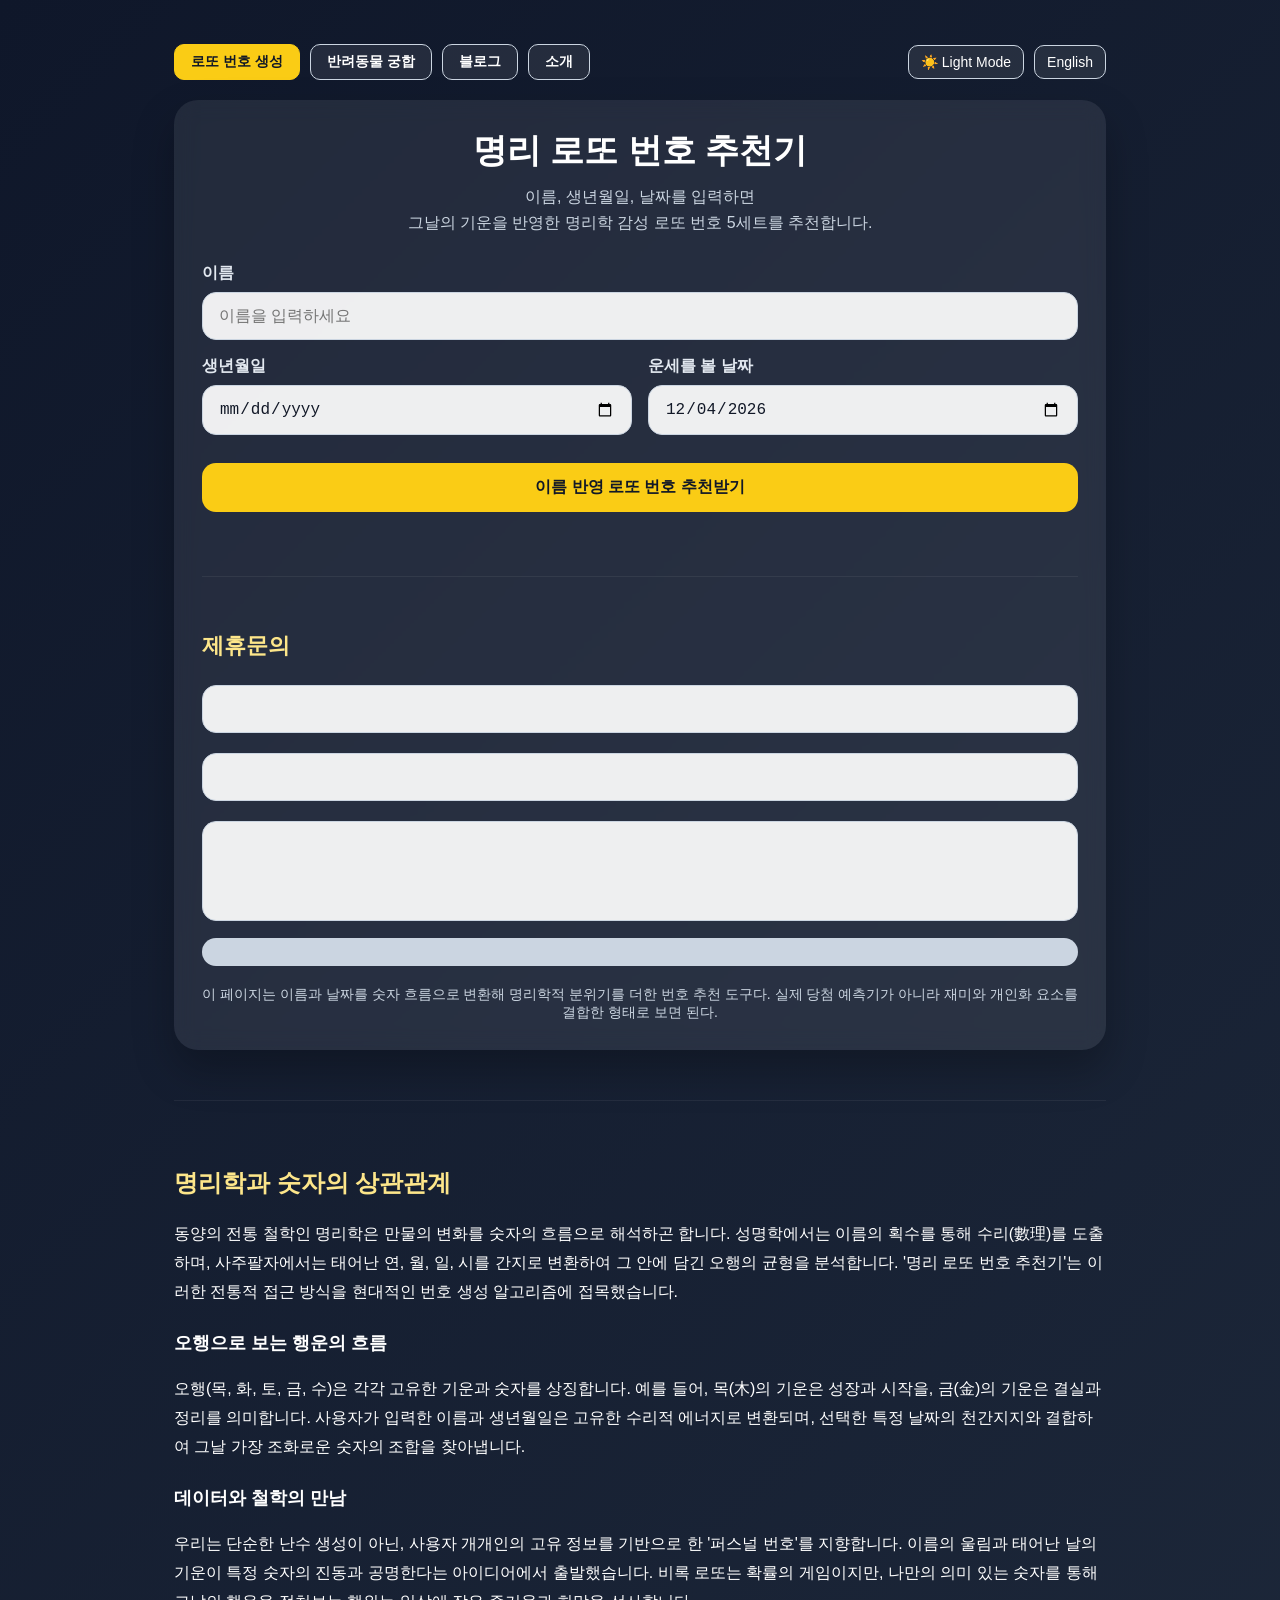
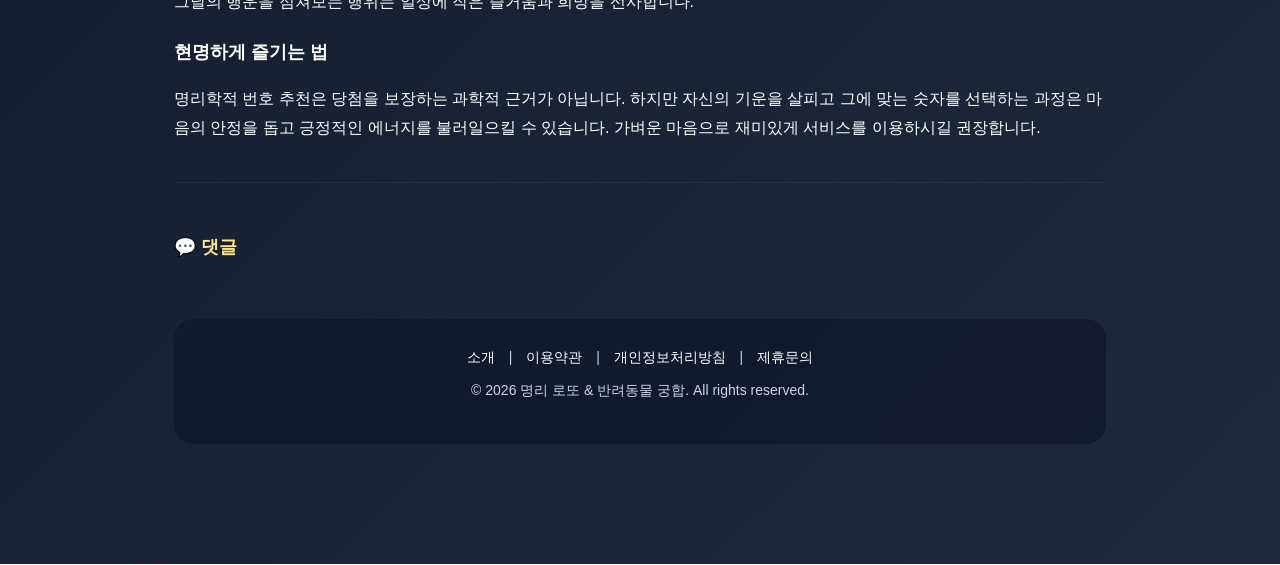
<file: index.html>
<!DOCTYPE html>
<html lang="ko">
<head>
  <meta charset="UTF-8" />
  <meta name="viewport" content="width=device-width, initial-scale=1.0" />
  <meta name="google-adsense-account" content="ca-pub-5355669932210627">
  <meta name="description" id="meta-desc" content="이름, 생년월일, 날짜를 입력하면 그날의 기운을 반영한 명리학 감성 로또 번호를 추천해드립니다.">
  <meta name="keywords" id="meta-keywords" content="로또 번호 추천, 명리학, 사주 로또, 오늘 운세, 행운의 숫자, 파워볼">
  <script async src="https://pagead2.googlesyndication.com/pagead/js/adsbygoogle.js?client=ca-pub-5355669932210627" crossorigin="anonymous"></script>
  <title id="title-tag">명리 로또 번호 추천기</title>
  <link rel="stylesheet" href="style.css" />
  <link rel="icon" type="image/svg+xml" href="favicon.svg" />
  <link rel="canonical" href="https://issuelee0156-design.github.io/pet-chemistry/" />
  <link rel="alternate" hreflang="ko" href="https://issuelee0156-design.github.io/pet-chemistry/" />
  <link rel="alternate" hreflang="en" href="https://issuelee0156-design.github.io/pet-chemistry/" />
  <link rel="alternate" hreflang="x-default" href="https://issuelee0156-design.github.io/pet-chemistry/" />
  <!-- Open Graph / Kakao -->
  <meta property="og:type" content="website" />
  <meta property="og:url" content="https://issuelee0156-design.github.io/pet-chemistry/" />
  <meta property="og:title" content="명리 로또 번호 추천기 — 오행으로 찾는 행운의 숫자" />
  <meta property="og:description" content="이름·생년월일·날짜 입력 한 번으로 명리학 오행 기운에 맞는 로또 번호 5세트를 무료로 추천받으세요." />
  <meta property="og:image" content="https://issuelee0156-design.github.io/pet-chemistry/og-image.png" />
  <meta property="og:image:width" content="1200" />
  <meta property="og:image:height" content="630" />
  <meta property="og:image:alt" content="명리 로또 번호 추천기 — 오행 기반 행운의 숫자" />
  <meta property="og:site_name" content="명리 로또 & 반려동물 궁합" />
  <meta property="og:locale" content="ko_KR" />
  <meta property="og:locale:alternate" content="en_US" />
  <!-- Twitter Card -->
  <meta name="twitter:card" content="summary_large_image" />
  <meta name="twitter:title" content="명리 로또 번호 추천기 — 오행으로 찾는 행운의 숫자" />
  <meta name="twitter:description" content="이름·생년월일·날짜 입력으로 명리학 오행 기운에 맞는 로또 번호 5세트를 무료 추천." />
  <meta name="twitter:image" content="https://issuelee0156-design.github.io/pet-chemistry/og-image.png" />
  <!-- 검색엔진 추가 -->
  <meta name="robots" content="index, follow, max-snippet:-1, max-image-preview:large, max-video-preview:-1" />
  <meta name="author" content="명리 로또 & 반려동물 궁합" />
  <meta name="naver-site-verification" content="<!-- 네이버 서치어드바이저에서 발급받은 코드로 교체 -->" />
  <!-- JSON-LD: WebSite + Organization -->
  <script type="application/ld+json">
  {
    "@context": "https://schema.org",
    "@graph": [
      {
        "@type": "WebSite",
        "@id": "https://issuelee0156-design.github.io/pet-chemistry/#website",
        "name": "명리 로또 & 반려동물 궁합",
        "url": "https://issuelee0156-design.github.io/pet-chemistry/",
        "description": "명리학 오행 기반 로또 번호 추천 및 반려동물 궁합 테스트 무료 서비스",
        "inLanguage": ["ko", "en"],
        "publisher": { "@id": "https://issuelee0156-design.github.io/pet-chemistry/#organization" }
      },
      {
        "@type": "Organization",
        "@id": "https://issuelee0156-design.github.io/pet-chemistry/#organization",
        "name": "명리 로또 & 반려동물 궁합",
        "url": "https://issuelee0156-design.github.io/pet-chemistry/",
        "logo": {
          "@type": "ImageObject",
          "url": "https://issuelee0156-design.github.io/pet-chemistry/favicon.svg",
          "width": 100,
          "height": 100
        },
        "contactPoint": {
          "@type": "ContactPoint",
          "contactType": "customer support",
          "email": "issuelee0156@gmail.com"
        }
      },
      {
        "@type": "WebApplication",
        "@id": "https://issuelee0156-design.github.io/pet-chemistry/#lotto-app",
        "name": "명리 로또 번호 추천기",
        "url": "https://issuelee0156-design.github.io/pet-chemistry/",
        "applicationCategory": "EntertainmentApplication",
        "operatingSystem": "All",
        "description": "이름·생년월일·날짜를 입력하면 명리학 오행 원리로 로또 번호 5세트를 추천해주는 무료 서비스",
        "inLanguage": ["ko", "en"],
        "offers": { "@type": "Offer", "price": "0", "priceCurrency": "KRW" },
        "publisher": { "@id": "https://issuelee0156-design.github.io/pet-chemistry/#organization" }
      },
      {
        "@type": "FAQPage",
        "@id": "https://issuelee0156-design.github.io/pet-chemistry/#faq",
        "mainEntity": [
          {
            "@type": "Question",
            "name": "명리 로또 번호 추천기는 어떻게 사용하나요?",
            "acceptedAnswer": {
              "@type": "Answer",
              "text": "이름, 생년월일, 운세를 볼 날짜를 입력하고 '번호 추천받기' 버튼을 누르면 명리학 오행 원리에 따라 그날 기운에 맞는 로또 번호 5세트가 즉시 생성됩니다. 완전 무료입니다."
            }
          },
          {
            "@type": "Question",
            "name": "명리학이란 무엇인가요?",
            "acceptedAnswer": {
              "@type": "Answer",
              "text": "명리학(命理學)은 사람의 생년월일시를 오행(목·화·토·금·수)으로 분석하여 기운의 흐름을 읽는 동양 전통 철학입니다. 수천 년의 역사를 가진 학문으로, 사주팔자와 성명학의 이론적 기반입니다."
            }
          },
          {
            "@type": "Question",
            "name": "날짜를 바꾸면 번호가 달라지나요?",
            "acceptedAnswer": {
              "@type": "Answer",
              "text": "네, 날짜마다 천간지지(天干地支)가 달라져 오행 기운이 변하므로 추천 번호도 달라집니다. 이름과 생년월일이 같아도 날짜를 바꾸면 새로운 번호 세트가 생성됩니다."
            }
          },
          {
            "@type": "Question",
            "name": "반려동물 궁합 테스트는 어떻게 작동하나요?",
            "acceptedAnswer": {
              "@type": "Answer",
              "text": "반려동물 궁합 메뉴에서 나와 반려동물의 사진을 각각 업로드하면 AI가 오행 에너지를 분석하여 오늘 하루의 교감 지수를 퍼센트로 보여드립니다."
            }
          },
          {
            "@type": "Question",
            "name": "로또 당첨을 보장하나요?",
            "acceptedAnswer": {
              "@type": "Answer",
              "text": "아닙니다. 과학적 당첨 보장이 아닌, 전통 명리학 철학을 재미있게 경험하는 엔터테인먼트 서비스입니다. 가벼운 마음으로 즐겨주세요."
            }
          },
          {
            "@type": "Question",
            "name": "이 서비스는 무료인가요?",
            "acceptedAnswer": {
              "@type": "Answer",
              "text": "네, 로또 번호 추천과 반려동물 궁합 테스트 모두 완전 무료로 이용하실 수 있습니다."
            }
          }
        ]
      },
      {
        "@type": "BreadcrumbList",
        "itemListElement": [
          { "@type": "ListItem", "position": 1, "name": "홈", "item": "https://issuelee0156-design.github.io/pet-chemistry/" }
        ]
      }
    ]
  }
  </script>
  <style>
    .grid {
      display: grid;
      grid-template-columns: repeat(2, 1fr);
      gap: 16px;
      margin-bottom: 18px;
    }
    .field {
      display: flex;
      flex-direction: column;
      gap: 8px;
    }
    .field.full {
      grid-column: 1 / -1;
    }
    label {
      font-weight: bold;
      color: var(--label-color);
    }
    input, .main-btn {
      border: none;
      border-radius: 14px;
      padding: 14px 16px;
      font-size: 16px;
    }
    input {
      background: var(--input-bg);
      color: var(--input-text);
      border: 1px solid #cbd5e1;
    }
    .main-btn {
      width: 100%;
      margin-top: 10px;
      background: var(--btn-bg);
      color: var(--btn-text);
      font-weight: bold;
      cursor: pointer;
      transition: transform 0.15s ease;
    }
    .main-btn:hover {
      transform: translateY(-2px);
    }
    .analysis {
      margin-top: 24px;
      background: var(--analysis-bg);
      border-radius: 18px;
      padding: 18px;
      line-height: 1.7;
      color: var(--text-main);
    }
    .result-area {
      margin-top: 24px;
      display: grid;
      gap: 18px;
    }
    .set-card {
      background: var(--card-bg);
      padding: 20px;
      border-radius: 20px;
      box-shadow: 0 4px 10px rgba(0,0,0,0.1);
    }
    .set-title {
      font-weight: bold;
      margin-bottom: 12px;
      color: var(--set-title-color);
    }
    .numbers {
      display: flex;
      flex-wrap: wrap;
      gap: 8px;
      align-items: center;
    }
    .ball {
      width: 40px;
      height: 40px;
      border-radius: 50%;
      display: flex;
      align-items: center;
      justify-content: center;
      font-weight: bold;
      color: #fff;
      font-size: 16px;
      text-shadow: 0 1px 2px rgba(0,0,0,0.3);
    }
    .ball.color1 { background: #facc15; color: #111827; }
    .ball.color2 { background: #3b82f6; }
    .ball.color3 { background: #ef4444; }
    .ball.color4 { background: #6b7280; }
    .ball.color5 { background: #22c55e; }
    .ball.bonus { border: 3px solid #fff; }
    .plus { font-weight: bold; font-size: 20px; color: var(--text-sub); }
  </style>
</head>
<body data-theme="dark">
  <div class="wrap">
    <div class="controls">
      <div class="nav-menu">
        <a href="index.html" class="nav-btn active" id="nav-lotto">로또 번호 생성</a>
        <a href="pet-test.html" class="nav-btn" id="nav-pet">반려동물 궁합</a>
        <a href="blog.html" class="nav-btn" id="nav-blog">블로그</a>
        <a href="about.html" class="nav-btn" id="nav-about">소개</a>
      </div>
      <div class="settings-group">
        <button class="control-btn" id="theme-toggle" onclick="toggleTheme()">☀️ Light Mode</button>
        <button class="control-btn" id="lang-toggle" onclick="toggleLanguage()">English</button>
      </div>
    </div>

    <div class="card">
      <h1 id="title">명리 로또 번호 추천기</h1>
      <div class="sub" id="subtitle">이름, 생년월일, 날짜를 입력하면<br>그날의 기운을 반영한 명리학 감성 로또 번호 5세트를 추천합니다.</div>

      <div class="grid">
        <div class="field full">
          <label for="username" id="label-name">이름</label>
          <input type="text" id="username" placeholder="이름을 입력하세요" />
        </div>

        <div class="field">
          <label for="birthdate" id="label-birth">생년월일</label>
          <input type="date" id="birthdate" />
        </div>

        <div class="field">
          <label for="targetDate" id="label-date">운세를 볼 날짜</label>
          <input type="date" id="targetDate" />
        </div>
      </div>

      <button class="main-btn" id="generate-btn" onclick="generateFortuneLotto()">이름 반영 로또 번호 추천받기</button>

      <div id="analysis" class="analysis" style="display:none;"></div>
      <div id="resultArea" class="result-area"></div>

      <div class="contact-section" style="margin-top: 40px; border-top: 1px solid var(--analysis-bg); padding-top: 24px;">
        <h2 id="contact-title" style="font-size: 22px; margin-bottom: 16px;">제휴 문의</h2>
        <form action="https://formspree.io/f/xdaylvkg" method="POST" style="display: grid; gap: 12px;">
          <div class="field">
            <label for="contact-name" id="label-contact-name">이름/기업명</label>
            <input type="text" name="name" id="contact-name" required />
          </div>
          <div class="field">
            <label for="contact-email" id="label-contact-email">이메일</label>
            <input type="email" name="_replyto" id="contact-email" required />
          </div>
          <div class="field">
            <label for="contact-message" id="label-contact-message">문의 내용</label>
            <textarea name="message" id="contact-message" oninput="handleContactInput()" style="width: 100%; height: 100px; border-radius: 14px; padding: 14px 16px; font-size: 16px; background: var(--input-bg); color: var(--input-text); border: 1px solid #cbd5e1; font-family: inherit; resize: none;" required></textarea>
          </div>
          <button type="submit" class="main-btn" id="contact-submit-btn" style="background: var(--text-sub); color: var(--bg-gradient); margin-top: 5px; transition: all 0.3s ease;">문의 보내기</button>
        </form>
      </div>

      <div class="footer-note" id="footer-text" style="margin-top: 20px; font-size: 14px; color: var(--text-sub); text-align: center;">
        <!-- Footer text will be injected -->
      </div>
    </div>

    <div id="seo-content" class="seo-section">
      <h2>명리학과 숫자의 상관관계</h2>
      <p>동양의 전통 철학인 명리학(命理學)은 만물의 변화를 숫자의 흐름으로 해석합니다. 성명학에서는 이름의 획수를 통해 수리(數理)를 도출하며, 사주팔자에서는 태어난 연·월·일·시를 간지(干支)로 변환하여 오행의 균형을 분석합니다. <strong>명리 로또 번호 추천기</strong>는 이러한 전통적 접근 방식을 현대적인 번호 생성 알고리즘에 접목했습니다.</p>

      <h3>오행(五行)으로 보는 행운의 흐름</h3>
      <p>오행(목·화·토·금·수)은 각각 고유한 기운과 숫자를 상징합니다. <strong>목(木)</strong>의 기운은 성장과 시작을, <strong>화(火)</strong>는 열정과 활력을, <strong>토(土)</strong>는 안정과 균형을, <strong>금(金)</strong>은 결실과 정리를, <strong>수(水)</strong>는 지혜와 유연성을 의미합니다. 입력한 이름과 생년월일은 고유한 수리적 에너지로 변환되며, 선택한 날짜의 천간지지와 결합하여 그날 가장 조화로운 숫자의 조합을 찾아냅니다.</p>

      <h3>데이터와 철학의 만남</h3>
      <p>단순한 난수 생성이 아닌, 사용자 개개인의 고유 정보를 기반으로 한 '퍼스널 번호'를 지향합니다. 이름의 울림과 태어난 날의 기운이 특정 숫자의 진동과 공명한다는 전통 철학에서 출발했습니다. 로또는 확률의 게임이지만, 나만의 의미 있는 숫자로 그날의 행운을 점쳐보는 경험은 일상에 작은 즐거움과 희망을 선사합니다.</p>

      <h3>현명하게 즐기는 법</h3>
      <p>명리학적 번호 추천은 당첨을 보장하는 과학적 근거가 아닙니다. 다만 자신의 기운을 살피고 그에 맞는 숫자를 선택하는 과정은 마음의 안정과 긍정적인 에너지를 불러일으킵니다. 재미있는 전통 문화 콘텐츠로 가볍게 즐겨보세요.</p>

      <h2>자주 묻는 질문 (FAQ)</h2>

      <h3>명리 로또 번호 추천기는 어떻게 사용하나요?</h3>
      <p>이름, 생년월일, 운세를 볼 날짜를 입력하고 '번호 추천받기' 버튼을 누르면 됩니다. 명리학 오행 원리에 따라 그날 기운에 맞는 로또 번호 5세트가 즉시 생성되며, 완전 무료로 이용하실 수 있습니다.</p>

      <h3>날짜를 바꾸면 번호가 달라지나요?</h3>
      <p>네, 달라집니다. 날짜마다 천간지지(天干地支)가 달라져 오행 기운이 변하므로 추천 번호도 변경됩니다. 이름과 생년월일이 같아도 날짜를 바꾸면 새로운 번호 세트가 생성됩니다.</p>

      <h3>반려동물 궁합 테스트는 어떻게 하나요?</h3>
      <p>상단 메뉴에서 '반려동물 궁합'을 선택하고 나와 반려동물의 사진을 각각 업로드하면 AI가 오행 에너지를 분석해 오늘 하루의 교감 지수를 퍼센트로 보여드립니다. 강아지, 고양이 등 어떤 반려동물이든 가능합니다.</p>

      <h3>이 서비스는 무료인가요?</h3>
      <p>네, 로또 번호 추천과 반려동물 궁합 테스트 모두 완전 무료입니다. 회원가입이나 앱 설치 없이 바로 이용하실 수 있습니다.</p>
    </div>

    <!-- Disqus 댓글 섹션 -->
    <div class="disqus-section">
      <h3>💬 댓글</h3>
      <div id="disqus_thread"></div>
    </div>

    <footer>
      <div class="footer-links">
        <a href="about.html" id="footer-about">소개</a> |
        <a href="terms.html" id="footer-terms">이용약관</a> |
        <a href="privacy.html" id="footer-privacy">개인정보처리방침</a> |
        <a href="#contact-title" id="footer-contact">제휴문의</a>
      </div>
      <p>© <span id="footer-year"></span> 명리 로또 &amp; 반려동물 궁합. All rights reserved.</p>
    </footer>

    <script>
      // ──────────────────────────────────────────────
      // Disqus 설정
      // 1. disqus.com 에서 사이트 등록 후 shortname 확인
      // 2. 아래 'YOUR-SHORTNAME' 을 본인의 Disqus shortname으로 교체
      // ──────────────────────────────────────────────
      var DISQUS_SHORTNAME = 'YOUR-SHORTNAME';

      var disqus_config = function () {
        this.page.url = window.location.href;
        this.page.identifier = 'lotto-index';
      };
      (function() {
        var d = document, s = d.createElement('script');
        s.src = 'https://' + DISQUS_SHORTNAME + '.disqus.com/embed.js';
        s.setAttribute('data-timestamp', +new Date());
        (d.head || d.body).appendChild(s);
      })();
    </script>
    <noscript>댓글을 보시려면 JavaScript를 활성화해 주세요.</noscript>
  </div>

  <script src="i18n.js"></script>
  <script src="main.js"></script>
  <script>
    function updatePageUI() {
      const t = i18n[currentLang];
      document.getElementById("title-tag").textContent = t.lottoTitle;
      document.getElementById("title").textContent = t.lottoTitle;
      document.getElementById("subtitle").innerHTML = t.lottoSubtitle;
      document.getElementById("label-name").textContent = t.labelName;
      document.getElementById("username").placeholder = t.namePlaceholder;
      document.getElementById("label-birth").textContent = t.labelBirth;
      document.getElementById("label-date").textContent = t.labelDate;
      document.getElementById("generate-btn").textContent = t.generateBtn;
      document.getElementById("footer-text").textContent = t.lottoFooter;
      
      // Contact form
      document.getElementById("contact-title").textContent = t.navContact;
      document.getElementById("label-contact-name").textContent = t.labelContactName;
      document.getElementById("label-contact-email").textContent = t.labelContactEmail;
      document.getElementById("label-contact-message").textContent = t.labelContactMessage;
      document.getElementById("contact-submit-btn").textContent = t.contactSubmit;

      // SEO
      document.getElementById("seo-content").innerHTML = t.seoLottoText;

      const metaDesc = document.getElementById("meta-desc");
      const metaKeywords = document.getElementById("meta-keywords");
      if (currentLang === 'ko') {
        metaDesc.content = "이름, 생년월일, 날짜를 입력하면 그날의 기운을 반영한 명리학 감성 로또 번호를 추천해드립니다.";
        metaKeywords.content = "로또 번호 추천, 명리학, 사주 로또, 오늘 운세, 행운의 숫자, 파워볼";
      } else {
        metaDesc.content = "Get 5 sets of Powerball numbers based on Myeongli-hak vibes by entering your name and dates.";
        metaKeywords.content = "Lotto generator, Powerball, Myeongli-hak, Saju, Fortune numbers, Lucky numbers";
      }

      document.getElementById("analysis").style.display = "none";
      document.getElementById("resultArea").innerHTML = "";
      handleContactInput();
    }

    function handleContactInput() {
      const message = document.getElementById("contact-message").value.trim();
      const btn = document.getElementById("contact-submit-btn");
      if (!btn) return;
      if (message.length > 0) {
        btn.style.background = "var(--btn-bg)";
        btn.style.color = "var(--btn-text)";
      } else {
        btn.style.background = "var(--text-sub)";
        btn.style.color = "var(--bg-gradient)";
      }
    }

    function getBallColor(number, isPowerball = false) {
      if (isPowerball) return "color3";
      if (number <= 15) return "color1";
      if (number <= 30) return "color2";
      if (number <= 45) return "color3";
      if (number <= 55) return "color4";
      return "color5";
    }

    function pad(n) {
      return String(n).padStart(2, "0");
    }

    function seededRandom(seed) {
      let x = Math.sin(seed) * 10000;
      return x - Math.floor(x);
    }

    function getNameValue(name) {
      let total = 0;
      let chars = [];
      for (let i = 0; i < name.length; i++) {
        const code = name.charCodeAt(i);
        const value = (code % 45) + 1;
        total += value;
        chars.push(value);
      }
      return { total, chars, length: name.length };
    }

    function getElementScores(y, m, d, ty, tm, td, nameValue) {
      const seed = y + m + d + ty + tm + td + nameValue.total;
      return {
        wood: Math.floor(seededRandom(seed) * 30) + 10,
        fire: Math.floor(seededRandom(seed + 1) * 30) + 10,
        earth: Math.floor(seededRandom(seed + 2) * 30) + 10,
        metal: Math.floor(seededRandom(seed + 3) * 30) + 10,
        water: Math.floor(seededRandom(seed + 4) * 30) + 10
      };
    }

    function getStrongElementKey(scores) {
      let max = -1;
      let key = "earth";
      for (let k in scores) {
        if (scores[k] > max) {
          max = scores[k];
          key = k;
        }
      }
      return key;
    }

    function createFortuneSet(y, m, d, ty, tm, td, scores, setNum, nameValue) {
      const baseSeed = y * m * d + ty * tm + td + nameValue.total + setNum * 100;
      let numbers = [];
      const isPowerballMode = (currentLang === 'en');
      const maxNum = isPowerballMode ? 69 : 45;
      const bonusMax = isPowerballMode ? 26 : 45;

      for (let i = 0; i < 6; i++) {
        let n;
        let count = 0;
        do {
          const s = baseSeed + i * 10 + count;
          n = Math.floor(seededRandom(s) * maxNum) + 1;
          count++;
        } while (numbers.includes(n));
        numbers.push(n);
      }

      const mainNumbers = numbers.slice(0, 5).sort((a, b) => a - b);
      const bonus = Math.floor(seededRandom(baseSeed + 99) * bonusMax) + 1;

      return { numbers: mainNumbers, bonus, isPowerballMode };
    }

    function generateFortuneLotto() {
      const username = document.getElementById("username").value.trim();
      const birthdate = document.getElementById("birthdate").value;
      const targetDate = document.getElementById("targetDate").value;
      const t = i18n[currentLang];
      const analysis = document.getElementById("analysis");
      const resultArea = document.getElementById("resultArea");

      if (!username || !birthdate || !targetDate) {
        alert(t.alertInput);
        return;
      }

      const [y, m, d] = birthdate.split("-").map(Number);
      const [ty, tm, td] = targetDate.split("-").map(Number);
      const nameValue = getNameValue(username);
      const scores = getElementScores(y, m, d, ty, tm, td, nameValue);
      const elementKey = getStrongElementKey(scores);
      const fortuneText = t[elementKey + "Text"];
      const elementName = t[elementKey];

      analysis.style.display = "block";
      analysis.innerHTML = `
        <strong>${t.analysisTitle}</strong><br>
        ${t.analysisResult1.replace("{name}", username).replace("{total}", nameValue.total).replace("{length}", nameValue.length)}<br>
        ${t.analysisResult2.replace("{wood}", scores.wood).replace("{fire}", scores.fire).replace("{earth}", scores.earth).replace("{metal}", scores.metal).replace("{water}", scores.water)}<br>
        ${t.analysisResult3.replace("{element}", elementName).replace("{text}", fortuneText)}
      `;

      resultArea.innerHTML = "";
      for (let i = 1; i <= 5; i++) {
        const set = createFortuneSet(y, m, d, ty, tm, td, scores, i, nameValue);
        const card = document.createElement("div");
        card.className = "set-card";
        const title = document.createElement("div");
        title.className = "set-title";
        title.textContent = currentLang === 'ko' ? `${i}${t.setSuffix}` : `${t.setSuffix}${i}`;
        const numbersDiv = document.createElement("div");
        numbersDiv.className = "numbers";
        set.numbers.forEach(num => {
          const ball = document.createElement("div");
          ball.className = `ball ${getBallColor(num)}`;
          ball.textContent = num;
          numbersDiv.appendChild(ball);
        });
        const plus = document.createElement("div");
        plus.className = "plus";
        plus.textContent = "+";
        const bonusBall = document.createElement("div");
        bonusBall.className = `ball bonus ${set.isPowerballMode ? 'powerball' : ''}`;
        bonusBall.textContent = set.bonus;
        if (set.isPowerballMode) bonusBall.style.background = "#ef4444";
        numbersDiv.appendChild(plus);
        numbersDiv.appendChild(bonusBall);
        card.appendChild(title);
        card.appendChild(numbersDiv);
        resultArea.appendChild(card);
      }
    }

    window.onload = function () {
      const today = new Date();
      const todayStr = `${today.getFullYear()}-${pad(today.getMonth() + 1)}-${pad(today.getDate())}`;
      document.getElementById("targetDate").value = todayStr;
      document.getElementById("footer-year").textContent = today.getFullYear();
      updatePageUI();
    };
  </script>
</body>
</html>
</file>
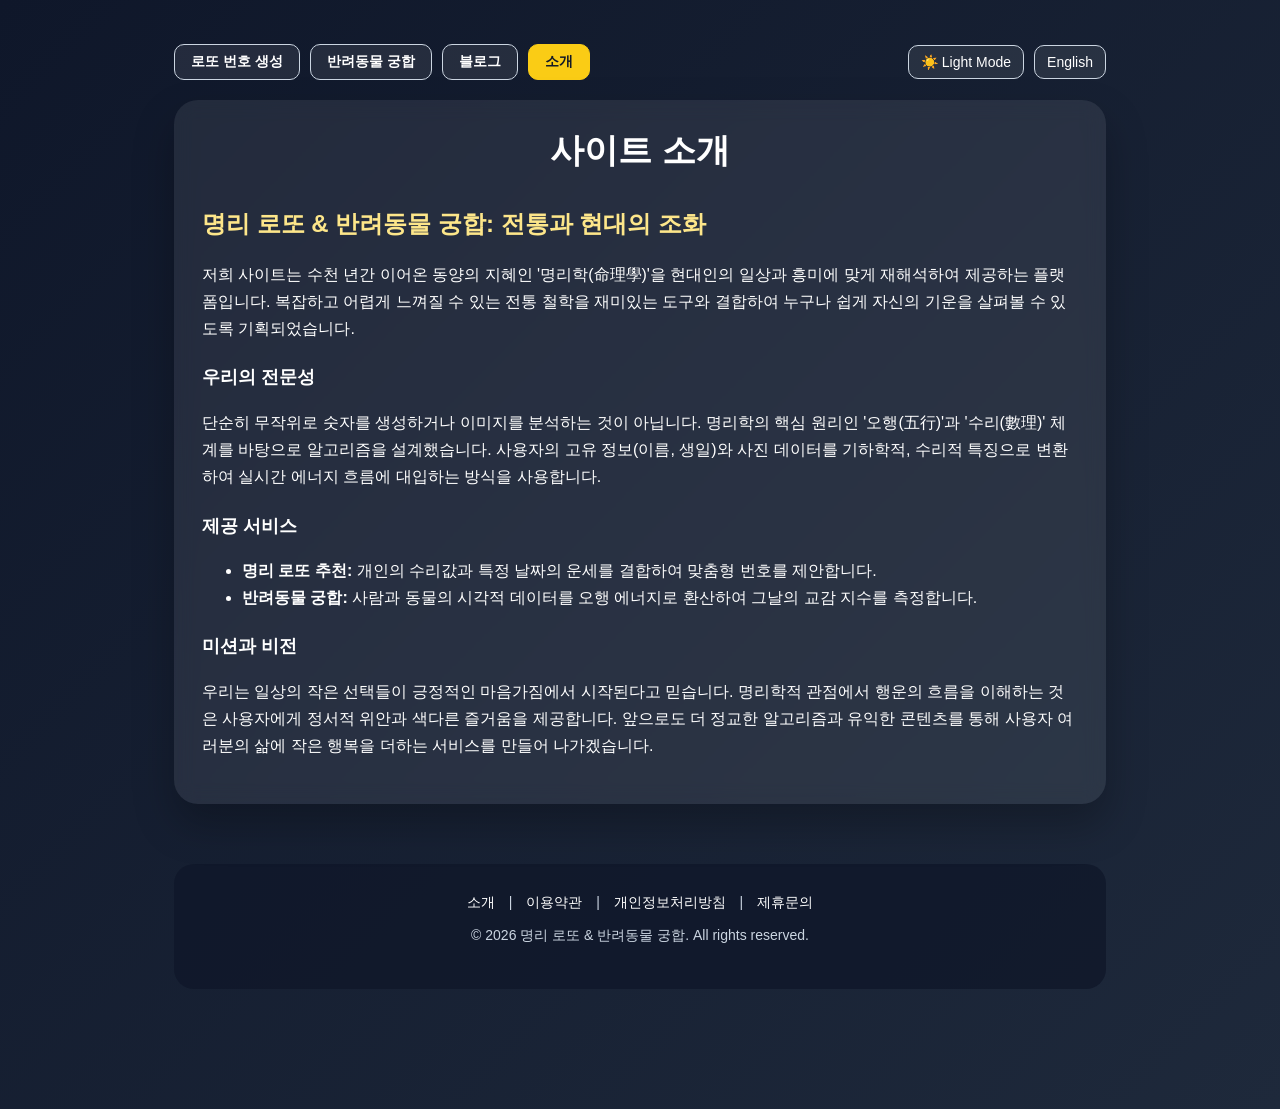
<file: about.html>
<!DOCTYPE html>
<html lang="ko">
<head>
  <meta charset="UTF-8" />
  <meta name="viewport" content="width=device-width, initial-scale=1.0" />
  <meta name="google-adsense-account" content="ca-pub-5355669932210627">
  <meta name="description" id="meta-desc" content="명리 로또 & 반려동물 궁합 서비스 소개입니다. 전통 명리학과 현대적 알고리즘의 조화를 경험해보세요.">
  <meta name="keywords" id="meta-keywords" content="명리학, 로또, 반려동물 궁합, 오행, 사주, 번호추천">
  <script async src="https://pagead2.googlesyndication.com/pagead/js/adsbygoogle.js?client=ca-pub-5355669932210627" crossorigin="anonymous"></script>
  <title id="title-tag">서비스 소개 — 명리학 알고리즘과 AI 분석의 만남 | 명리 로또 & 반려동물 궁합</title>
  <link rel="icon" type="image/svg+xml" href="favicon.svg" />
  <link rel="stylesheet" href="style.css" />
  <link rel="canonical" href="https://issuelee0156-design.github.io/pet-chemistry/about.html" />
  <link rel="alternate" hreflang="ko" href="https://issuelee0156-design.github.io/pet-chemistry/about.html" />
  <link rel="alternate" hreflang="en" href="https://issuelee0156-design.github.io/pet-chemistry/about.html" />
  <!-- Open Graph / Kakao -->
  <meta property="og:type" content="website" />
  <meta property="og:url" content="https://issuelee0156-design.github.io/pet-chemistry/about.html" />
  <meta property="og:title" content="서비스 소개 — 명리학 알고리즘과 AI 분석의 만남" />
  <meta property="og:description" content="명리 로또 & 반려동물 궁합 서비스 소개. 전통 명리학 오행 원리와 현대 AI 알고리즘의 조화를 경험해보세요." />
  <meta property="og:image" content="https://issuelee0156-design.github.io/pet-chemistry/og-image.png" />
  <meta property="og:image:width" content="1200" />
  <meta property="og:image:height" content="630" />
  <meta property="og:site_name" content="명리 로또 & 반려동물 궁합" />
  <meta property="og:locale" content="ko_KR" />
  <!-- Twitter Card -->
  <meta name="twitter:card" content="summary_large_image" />
  <meta name="twitter:title" content="서비스 소개 — 명리학 알고리즘과 AI 분석의 만남" />
  <meta name="twitter:description" content="명리 로또 & 반려동물 궁합 서비스 철학과 알고리즘을 소개합니다." />
  <meta name="twitter:image" content="https://issuelee0156-design.github.io/pet-chemistry/og-image.png" />
  <meta name="robots" content="index, follow, max-snippet:-1, max-image-preview:large, max-video-preview:-1" />
  <meta name="author" content="명리 로또 & 반려동물 궁합" />
  <!-- JSON-LD -->
  <script type="application/ld+json">
  {
    "@context": "https://schema.org",
    "@graph": [
      {
        "@type": "AboutPage",
        "name": "서비스 소개 — 명리 로또 & 반려동물 궁합",
        "url": "https://issuelee0156-design.github.io/pet-chemistry/about.html",
        "description": "명리학 오행 원리와 AI 알고리즘을 결합한 로또 번호 추천 및 반려동물 궁합 서비스 소개",
        "publisher": {
          "@type": "Organization",
          "name": "명리 로또 & 반려동물 궁합",
          "url": "https://issuelee0156-design.github.io/pet-chemistry/",
          "contactPoint": {
            "@type": "ContactPoint",
            "contactType": "customer support",
            "email": "issuelee0156@gmail.com"
          }
        }
      },
      {
        "@type": "BreadcrumbList",
        "itemListElement": [
          { "@type": "ListItem", "position": 1, "name": "홈", "item": "https://issuelee0156-design.github.io/pet-chemistry/" },
          { "@type": "ListItem", "position": 2, "name": "소개", "item": "https://issuelee0156-design.github.io/pet-chemistry/about.html" }
        ]
      }
    ]
  }
  </script>
</head>
<body data-theme="dark">
  <div class="wrap">
    <div class="controls">
      <div class="nav-menu">
        <a href="index.html" class="nav-btn" id="nav-lotto">로또 번호 생성</a>
        <a href="pet-test.html" class="nav-btn" id="nav-pet">반려동물 궁합</a>
        <a href="blog.html" class="nav-btn" id="nav-blog">블로그</a>
        <a href="about.html" class="nav-btn active" id="nav-about">소개</a>
      </div>
      <div class="settings-group">
        <button class="control-btn" id="theme-toggle" onclick="toggleTheme()">☀️ Light Mode</button>
        <button class="control-btn" id="lang-toggle" onclick="toggleLanguage()">English</button>
      </div>
    </div>

    <div class="card">
      <h1 id="page-title">사이트 소개</h1>
      <div id="page-content" class="main-content">
        <h2>명리 로또 &amp; 반려동물 궁합: 전통과 현대의 조화</h2>
        <p>저희 사이트는 수천 년간 이어온 동양의 지혜인 '명리학(命理學)'을 현대인의 일상과 흥미에 맞게 재해석하여 제공하는 플랫폼입니다. 복잡하고 어렵게 느껴질 수 있는 전통 철학을 재미있는 도구와 결합하여 누구나 쉽게 자신의 기운을 살펴볼 수 있도록 기획되었습니다.</p>

        <h3>우리의 전문성</h3>
        <p>단순히 무작위로 숫자를 생성하거나 이미지를 분석하는 것이 아닙니다. 명리학의 핵심 원리인 '오행(五行)'과 '수리(數理)' 체계를 바탕으로 알고리즘을 설계했습니다. 사용자의 고유 정보(이름, 생일)와 사진 데이터를 기하학적·수리적 특징으로 변환하여 실시간 에너지 흐름에 대입하는 방식을 사용합니다.</p>

        <h3>제공 서비스</h3>
        <ul>
          <li><strong>명리 로또 추천:</strong> 개인의 수리값과 특정 날짜의 운세를 결합하여 맞춤형 번호를 제안합니다.</li>
          <li><strong>반려동물 궁합:</strong> 사람과 동물의 시각적 데이터를 오행 에너지로 환산하여 그날의 교감 지수를 측정합니다.</li>
        </ul>

        <h3>미션과 비전</h3>
        <p>우리는 일상의 작은 선택들이 긍정적인 마음가짐에서 시작된다고 믿습니다. 명리학적 관점에서 행운의 흐름을 이해하는 것은 사용자에게 정서적 위안과 색다른 즐거움을 제공합니다. 앞으로도 더 정교한 알고리즘과 유익한 콘텐츠를 통해 사용자 여러분의 삶에 작은 행복을 더하는 서비스를 만들어 나가겠습니다.</p>
      </div>
    </div>

    <footer>
      <div class="footer-links">
        <a href="about.html" id="footer-about">소개</a> |
        <a href="terms.html" id="footer-terms">이용약관</a> |
        <a href="privacy.html" id="footer-privacy">개인정보처리방침</a> |
        <a href="index.html#contact-title" id="footer-contact">제휴문의</a>
      </div>
      <p>© <span id="footer-year"></span> 명리 로또 &amp; 반려동물 궁합. All rights reserved.</p>
    </footer>
  </div>

  <script src="i18n.js"></script>
  <script src="main.js"></script>
  <script>
    function updatePageUI() {
      const t = i18n[currentLang];
      document.getElementById("title-tag").textContent = t.aboutTitle + " - " + t.lottoTitle;
      document.getElementById("page-title").textContent = t.aboutTitle;
      document.getElementById("page-content").innerHTML = t.aboutContent;

      const metaDesc = document.getElementById("meta-desc");
      const metaKeywords = document.getElementById("meta-keywords");
      if (currentLang === 'ko') {
        metaDesc.content = "명리 로또 & 반려동물 궁합 서비스 소개입니다. 전통 명리학과 현대적 알고리즘의 조화를 경험해보세요.";
        metaKeywords.content = "명리학, 로또, 반려동물 궁합, 오행, 사주, 번호추천";
      } else {
        metaDesc.content = "Introduction to Myeongli Lotto & Pet Compatibility service. Experience the harmony of traditional Myeongli-hak and modern algorithms.";
        metaKeywords.content = "Myeongli-hak, Lotto, Pet Compatibility, Five Elements, Saju, Number Recommendation";
      }
    }

    window.addEventListener('DOMContentLoaded', () => {
      document.getElementById("footer-year").textContent = new Date().getFullYear();
      updatePageUI();
    });
  </script>
</body>
</html>
</file>
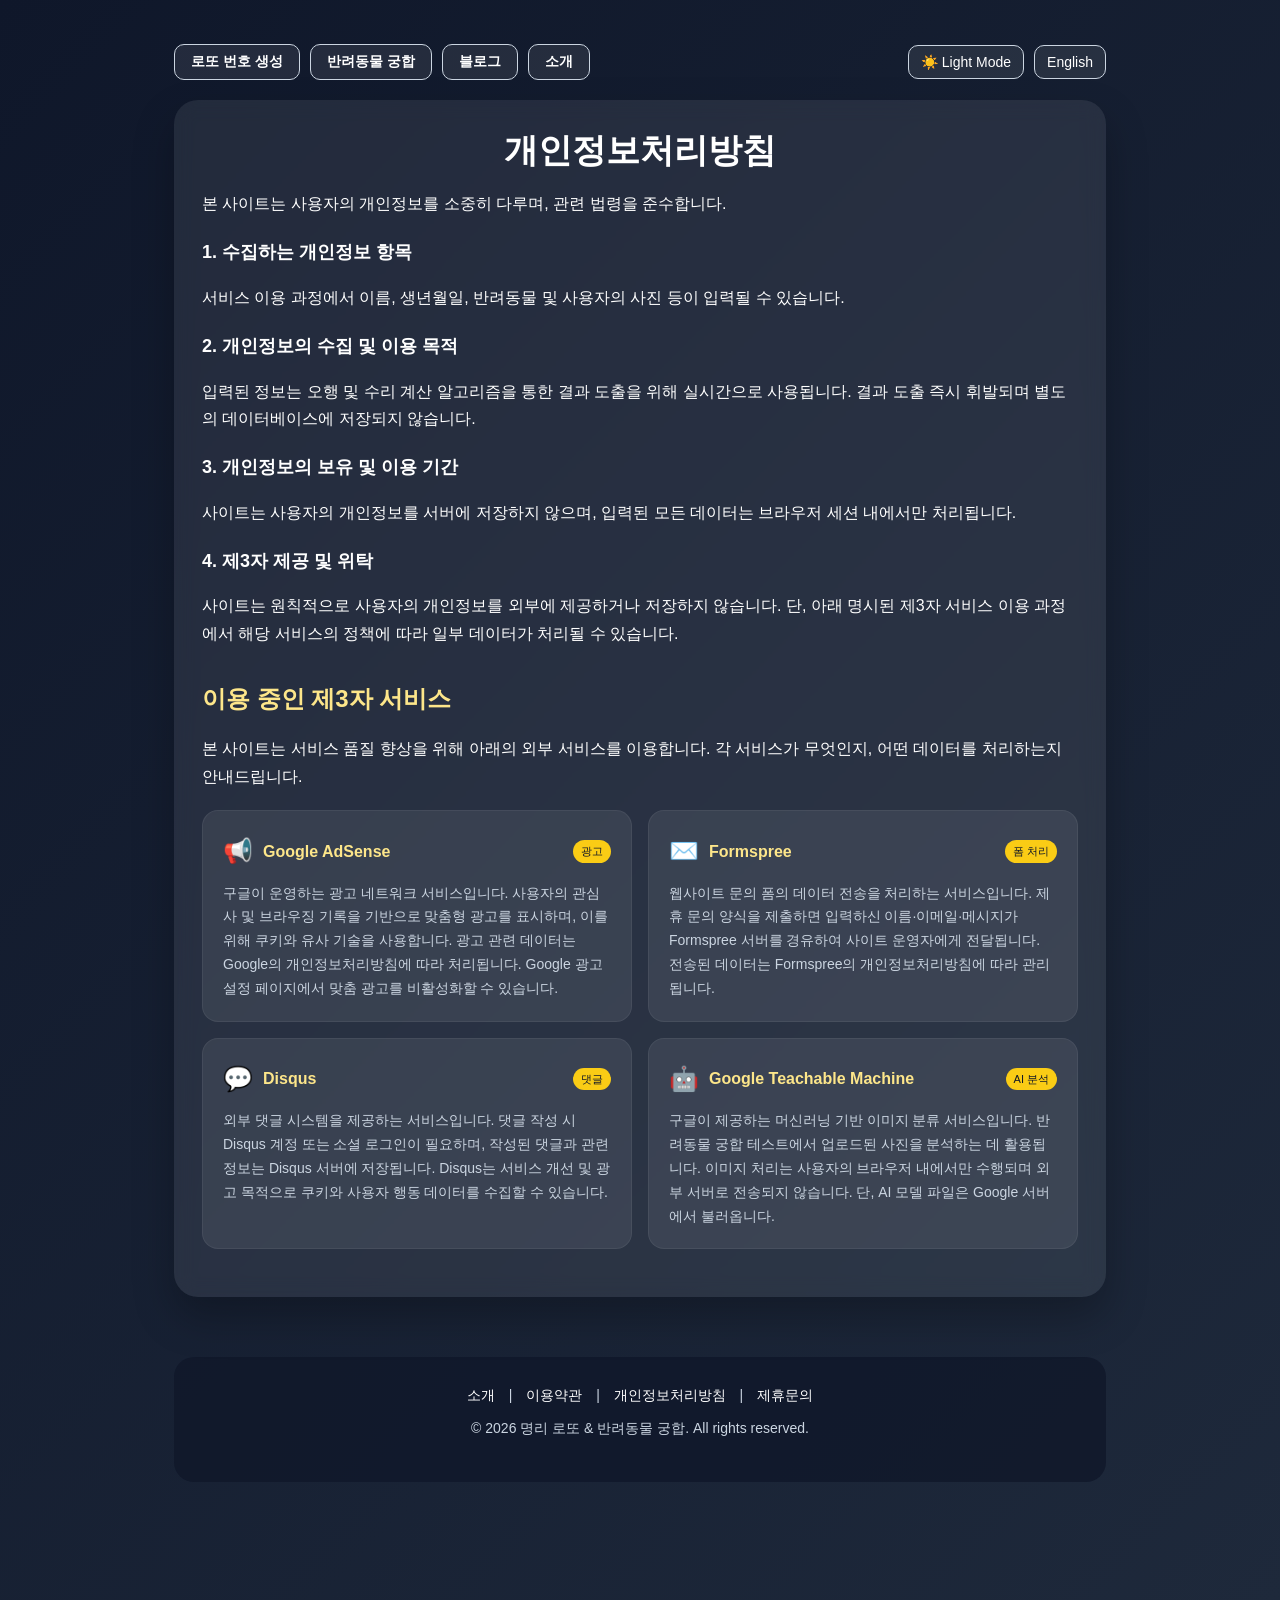
<file: privacy.html>
<!DOCTYPE html>
<html lang="ko">
<head>
  <meta charset="UTF-8" />
  <meta name="viewport" content="width=device-width, initial-scale=1.0" />
  <meta name="google-adsense-account" content="ca-pub-5355669932210627">
  <meta name="description" id="meta-desc" content="명리 로또 & 반려동물 궁합 개인정보처리방침입니다. 수집 항목, 이용 목적, 보유 기간 등을 안내합니다.">
  <meta name="keywords" id="meta-keywords" content="개인정보처리방침, 개인정보 보호, 명리 로또, 반려동물 궁합">
  <script async src="https://pagead2.googlesyndication.com/pagead/js/adsbygoogle.js?client=ca-pub-5355669932210627" crossorigin="anonymous"></script>
  <title id="title-tag">개인정보처리방침 | 명리 로또 & 반려동물 궁합</title>
  <link rel="icon" type="image/svg+xml" href="favicon.svg" />
  <link rel="stylesheet" href="style.css" />
  <link rel="canonical" href="https://issuelee0156-design.github.io/pet-chemistry/privacy.html" />
  <meta property="og:type" content="website" />
  <meta property="og:url" content="https://issuelee0156-design.github.io/pet-chemistry/privacy.html" />
  <meta property="og:title" content="개인정보처리방침 | 명리 로또 & 반려동물 궁합" />
  <meta property="og:description" content="명리 로또 & 반려동물 궁합 개인정보처리방침. 수집 항목, 이용 목적, 보유 기간을 안내합니다." />
  <meta property="og:site_name" content="명리 로또 & 반려동물 궁합" />
  <meta property="og:locale" content="ko_KR" />
  <meta name="robots" content="index, follow" />
  <script type="application/ld+json">
  {
    "@context": "https://schema.org",
    "@type": "BreadcrumbList",
    "itemListElement": [
      { "@type": "ListItem", "position": 1, "name": "홈", "item": "https://issuelee0156-design.github.io/pet-chemistry/" },
      { "@type": "ListItem", "position": 2, "name": "개인정보처리방침", "item": "https://issuelee0156-design.github.io/pet-chemistry/privacy.html" }
    ]
  }
  </script>
</head>
<body data-theme="dark">
  <div class="wrap">
    <div class="controls">
      <div class="nav-menu">
        <a href="index.html" class="nav-btn" id="nav-lotto">로또 번호 생성</a>
        <a href="pet-test.html" class="nav-btn" id="nav-pet">반려동물 궁합</a>
        <a href="blog.html" class="nav-btn" id="nav-blog">블로그</a>
        <a href="about.html" class="nav-btn" id="nav-about">소개</a>
      </div>
      <div class="settings-group">
        <button class="control-btn" id="theme-toggle" onclick="toggleTheme()">☀️ Light Mode</button>
        <button class="control-btn" id="lang-toggle" onclick="toggleLanguage()">English</button>
      </div>
    </div>

    <div class="card">
      <h1 id="page-title">개인정보처리방침</h1>
      <div id="page-content" class="main-content">
        <p>본 사이트는 사용자의 개인정보를 소중히 다루며, 관련 법령을 준수합니다.</p>
        <h3>1. 수집하는 개인정보 항목</h3>
        <p>서비스 이용 과정에서 이름, 생년월일, 반려동물 및 사용자의 사진 등이 입력될 수 있습니다.</p>
        <h3>2. 개인정보의 수집 및 이용 목적</h3>
        <p>입력된 정보는 오행 및 수리 계산 알고리즘을 통한 결과 도출을 위해 실시간으로 사용됩니다. 결과 도출 즉시 휘발되며 별도의 데이터베이스에 저장되지 않습니다.</p>
        <h3>3. 개인정보의 보유 및 이용 기간</h3>
        <p>사이트는 사용자의 개인정보를 서버에 저장하지 않으며, 입력된 모든 데이터는 브라우저 세션 내에서만 처리됩니다.</p>
        <h3>4. 제3자 제공 및 위탁</h3>
        <p>사이트는 원칙적으로 사용자의 개인정보를 외부에 제공하거나 저장하지 않습니다. 단, 아래 명시된 제3자 서비스 이용 과정에서 해당 서비스의 정책에 따라 일부 데이터가 처리될 수 있습니다.</p>

        <h2 style="margin-top:32px;">이용 중인 제3자 서비스</h2>
        <p>본 사이트는 서비스 품질 향상을 위해 아래의 외부 서비스를 이용합니다. 각 서비스가 무엇인지, 어떤 데이터를 처리하는지 안내드립니다.</p>

        <div class="third-party-grid">
          <div class="third-party-card">
            <div class="service-header">
              <span class="service-icon">📢</span>
              <span class="service-name">Google AdSense</span>
              <span class="service-tag">광고</span>
            </div>
            <p>구글이 운영하는 광고 네트워크 서비스입니다. 사용자의 관심사 및 브라우징 기록을 기반으로 맞춤형 광고를 표시하며, 이를 위해 쿠키와 유사 기술을 사용합니다. 광고 관련 데이터는 Google의 개인정보처리방침에 따라 처리됩니다. Google 광고 설정 페이지에서 맞춤 광고를 비활성화할 수 있습니다.</p>
          </div>
          <div class="third-party-card">
            <div class="service-header">
              <span class="service-icon">✉️</span>
              <span class="service-name">Formspree</span>
              <span class="service-tag">폼 처리</span>
            </div>
            <p>웹사이트 문의 폼의 데이터 전송을 처리하는 서비스입니다. 제휴 문의 양식을 제출하면 입력하신 이름·이메일·메시지가 Formspree 서버를 경유하여 사이트 운영자에게 전달됩니다. 전송된 데이터는 Formspree의 개인정보처리방침에 따라 관리됩니다.</p>
          </div>
          <div class="third-party-card">
            <div class="service-header">
              <span class="service-icon">💬</span>
              <span class="service-name">Disqus</span>
              <span class="service-tag">댓글</span>
            </div>
            <p>외부 댓글 시스템을 제공하는 서비스입니다. 댓글 작성 시 Disqus 계정 또는 소셜 로그인이 필요하며, 작성된 댓글과 관련 정보는 Disqus 서버에 저장됩니다. Disqus는 서비스 개선 및 광고 목적으로 쿠키와 사용자 행동 데이터를 수집할 수 있습니다.</p>
          </div>
          <div class="third-party-card">
            <div class="service-header">
              <span class="service-icon">🤖</span>
              <span class="service-name">Google Teachable Machine</span>
              <span class="service-tag">AI 분석</span>
            </div>
            <p>구글이 제공하는 머신러닝 기반 이미지 분류 서비스입니다. 반려동물 궁합 테스트에서 업로드된 사진을 분석하는 데 활용됩니다. 이미지 처리는 사용자의 브라우저 내에서만 수행되며 외부 서버로 전송되지 않습니다. 단, AI 모델 파일은 Google 서버에서 불러옵니다.</p>
          </div>
        </div>
      </div>
    </div>

    <footer>
      <div class="footer-links">
        <a href="about.html" id="footer-about">소개</a> |
        <a href="terms.html" id="footer-terms">이용약관</a> |
        <a href="privacy.html" id="footer-privacy">개인정보처리방침</a> |
        <a href="index.html#contact-title" id="footer-contact">제휴문의</a>
      </div>
      <p>© <span id="footer-year"></span> 명리 로또 &amp; 반려동물 궁합. All rights reserved.</p>
    </footer>
  </div>

  <script src="i18n.js"></script>
  <script src="main.js"></script>
  <script>
    function updatePageUI() {
      const t = i18n[currentLang];
      document.getElementById("title-tag").textContent = t.privacyTitle + " - " + t.lottoTitle;
      document.getElementById("page-title").textContent = t.privacyTitle;
      document.getElementById("page-content").innerHTML = t.privacyContent;
    }
    window.addEventListener('DOMContentLoaded', () => {
      document.getElementById("footer-year").textContent = new Date().getFullYear();
      updatePageUI();
    });
  </script>
</body>
</html>
</file>
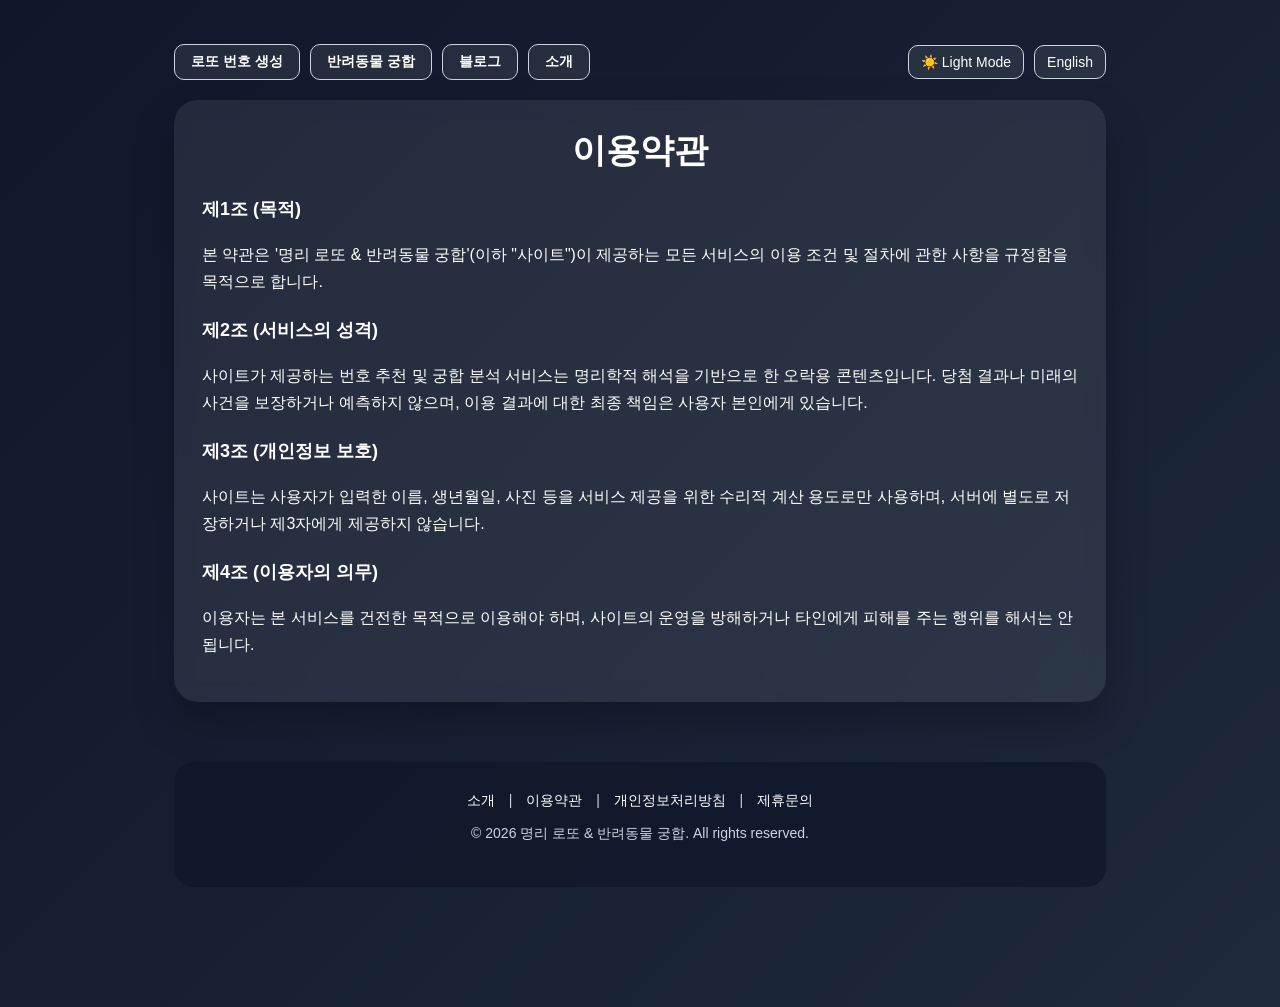
<file: terms.html>
<!DOCTYPE html>
<html lang="ko">
<head>
  <meta charset="UTF-8" />
  <meta name="viewport" content="width=device-width, initial-scale=1.0" />
  <meta name="google-adsense-account" content="ca-pub-5355669932210627">
  <meta name="description" id="meta-desc" content="명리 로또 & 반려동물 궁합 서비스 이용약관입니다. 서비스 이용 조건 및 절차를 확인하세요.">
  <meta name="keywords" id="meta-keywords" content="이용약관, 명리 로또, 반려동물 궁합, 서비스 이용">
  <script async src="https://pagead2.googlesyndication.com/pagead/js/adsbygoogle.js?client=ca-pub-5355669932210627" crossorigin="anonymous"></script>
  <title id="title-tag">이용약관 | 명리 로또 & 반려동물 궁합</title>
  <link rel="icon" type="image/svg+xml" href="favicon.svg" />
  <link rel="stylesheet" href="style.css" />
  <link rel="canonical" href="https://issuelee0156-design.github.io/pet-chemistry/terms.html" />
  <meta property="og:type" content="website" />
  <meta property="og:url" content="https://issuelee0156-design.github.io/pet-chemistry/terms.html" />
  <meta property="og:title" content="이용약관 | 명리 로또 & 반려동물 궁합" />
  <meta property="og:description" content="명리 로또 & 반려동물 궁합 서비스 이용약관. 서비스 이용 조건 및 절차를 확인하세요." />
  <meta property="og:site_name" content="명리 로또 & 반려동물 궁합" />
  <meta property="og:locale" content="ko_KR" />
  <meta name="robots" content="index, follow" />
  <script type="application/ld+json">
  {
    "@context": "https://schema.org",
    "@type": "BreadcrumbList",
    "itemListElement": [
      { "@type": "ListItem", "position": 1, "name": "홈", "item": "https://issuelee0156-design.github.io/pet-chemistry/" },
      { "@type": "ListItem", "position": 2, "name": "이용약관", "item": "https://issuelee0156-design.github.io/pet-chemistry/terms.html" }
    ]
  }
  </script>
</head>
<body data-theme="dark">
  <div class="wrap">
    <div class="controls">
      <div class="nav-menu">
        <a href="index.html" class="nav-btn" id="nav-lotto">로또 번호 생성</a>
        <a href="pet-test.html" class="nav-btn" id="nav-pet">반려동물 궁합</a>
        <a href="blog.html" class="nav-btn" id="nav-blog">블로그</a>
        <a href="about.html" class="nav-btn" id="nav-about">소개</a>
      </div>
      <div class="settings-group">
        <button class="control-btn" id="theme-toggle" onclick="toggleTheme()">☀️ Light Mode</button>
        <button class="control-btn" id="lang-toggle" onclick="toggleLanguage()">English</button>
      </div>
    </div>

    <div class="card">
      <h1 id="page-title">이용약관</h1>
      <div id="page-content" class="main-content">
        <h3>제1조 (목적)</h3>
        <p>본 약관은 '명리 로또 &amp; 반려동물 궁합'(이하 "사이트")이 제공하는 모든 서비스의 이용 조건 및 절차에 관한 사항을 규정함을 목적으로 합니다.</p>
        <h3>제2조 (서비스의 성격)</h3>
        <p>사이트가 제공하는 번호 추천 및 궁합 분석 서비스는 명리학적 해석을 기반으로 한 오락용 콘텐츠입니다. 당첨 결과나 미래의 사건을 보장하거나 예측하지 않으며, 이용 결과에 대한 최종 책임은 사용자 본인에게 있습니다.</p>
        <h3>제3조 (개인정보 보호)</h3>
        <p>사이트는 사용자가 입력한 이름, 생년월일, 사진 등을 서비스 제공을 위한 수리적 계산 용도로만 사용하며, 서버에 별도로 저장하거나 제3자에게 제공하지 않습니다.</p>
        <h3>제4조 (이용자의 의무)</h3>
        <p>이용자는 본 서비스를 건전한 목적으로 이용해야 하며, 사이트의 운영을 방해하거나 타인에게 피해를 주는 행위를 해서는 안 됩니다.</p>
      </div>
    </div>

    <footer>
      <div class="footer-links">
        <a href="about.html" id="footer-about">소개</a> |
        <a href="terms.html" id="footer-terms">이용약관</a> |
        <a href="privacy.html" id="footer-privacy">개인정보처리방침</a> |
        <a href="index.html#contact-title" id="footer-contact">제휴문의</a>
      </div>
      <p>© <span id="footer-year"></span> 명리 로또 &amp; 반려동물 궁합. All rights reserved.</p>
    </footer>
  </div>

  <script src="i18n.js"></script>
  <script src="main.js"></script>
  <script>
    function updatePageUI() {
      const t = i18n[currentLang];
      document.getElementById("title-tag").textContent = t.termsTitle + " - " + t.lottoTitle;
      document.getElementById("page-title").textContent = t.termsTitle;
      document.getElementById("page-content").innerHTML = t.termsContent;
    }
    window.addEventListener('DOMContentLoaded', () => {
      document.getElementById("footer-year").textContent = new Date().getFullYear();
      updatePageUI();
    });
  </script>
</body>
</html>
</file>
<file: style.css>
:root {
  --bg-gradient: linear-gradient(135deg, #0f172a, #1e293b);
  --card-bg: rgba(255, 255, 255, 0.08);
  --text-main: #ffffff;
  --text-sub: #cbd5e1;
  --input-bg: rgba(255, 255, 255, 0.92);
  --input-text: #111827;
  --btn-bg: #facc15;
  --btn-text: #111827;
  --label-color: #e2e8f0;
  --analysis-bg: rgba(255, 255, 255, 0.06);
  --set-title-color: #fde68a;
  --shadow: 0 20px 40px rgba(0, 0, 0, 0.25);
  --footer-bg: rgba(15, 23, 42, 0.8);
}

[data-theme="light"] {
  --bg-gradient: linear-gradient(135deg, #f1f5f9, #e2e8f0);
  --card-bg: #ffffff;
  --text-main: #1e293b;
  --text-sub: #475569;
  --input-bg: #f8fafc;
  --input-text: #1e293b;
  --btn-bg: #2563eb;
  --btn-text: #ffffff;
  --label-color: #334155;
  --analysis-bg: #f1f5f9;
  --set-title-color: #1e40af;
  --shadow: 0 10px 25px rgba(0, 0, 0, 0.1);
  --footer-bg: rgba(226, 232, 240, 0.8);
}

* {
  box-sizing: border-box;
}

body {
  margin: 0;
  font-family: "Malgun Gothic", "Apple SD Gothic Neo", sans-serif;
  background: var(--bg-gradient);
  color: var(--text-main);
  min-height: 100vh;
  padding: 20px;
  transition: background 0.3s, color 0.3s;
}

.wrap {
  max-width: 980px;
  margin: 0 auto;
  padding: 24px 24px 100px 24px; /* Added bottom padding for footer */
}

.controls {
  display: flex;
  justify-content: space-between;
  align-items: center;
  gap: 10px;
  margin-bottom: 20px;
}

.nav-menu {
  display: flex;
  gap: 10px;
}

.nav-btn {
  background: var(--card-bg);
  color: var(--text-main);
  border: 1px solid var(--text-sub);
  padding: 8px 16px;
  border-radius: 10px;
  text-decoration: none;
  font-size: 14px;
  font-weight: bold;
  transition: all 0.2s;
}

.nav-btn:hover {
  background: var(--text-sub);
  color: #1e293b;
}

.nav-btn.active {
  background: var(--btn-bg);
  color: var(--btn-text);
  border-color: var(--btn-bg);
}

.settings-group {
  display: flex;
  gap: 10px;
}

.control-btn {
  background: var(--card-bg);
  color: var(--text-main);
  border: 1px solid var(--text-sub);
  padding: 8px 12px;
  border-radius: 10px;
  cursor: pointer;
  font-size: 14px;
  transition: all 0.2s;
}

.control-btn:hover {
  background: var(--text-sub);
  color: #1e293b;
}

.card {
  background: var(--card-bg);
  border-radius: 24px;
  padding: 28px;
  box-shadow: var(--shadow);
  backdrop-filter: blur(10px);
}

h1 {
  margin: 0 0 10px;
  font-size: 34px;
  text-align: center;
}

h2 {
  font-size: 24px;
  margin: 30px 0 15px;
  color: var(--set-title-color);
}

h3 {
  font-size: 18px;
  margin: 20px 0 10px;
}

.sub {
  text-align: center;
  color: var(--text-sub);
  margin-bottom: 28px;
  line-height: 1.6;
}

.main-content {
  color: var(--text-main);
  line-height: 1.7;
  font-size: 16px;
}

.seo-section {
  margin-top: 50px;
  padding-top: 30px;
  border-top: 1px solid var(--analysis-bg);
  line-height: 1.8;
}

.seo-section p {
  margin-bottom: 15px;
}

footer {
  margin-top: 60px;
  text-align: center;
  padding: 30px 20px;
  background: var(--footer-bg);
  border-radius: 20px;
  font-size: 14px;
  color: var(--text-sub);
}

.footer-links {
  margin-bottom: 15px;
}

.footer-links a {
  color: var(--text-main);
  text-decoration: none;
  margin: 0 10px;
}

.footer-links a:hover {
  text-decoration: underline;
}

.third-party-grid {
  display: grid;
  grid-template-columns: 1fr 1fr;
  gap: 16px;
  margin: 20px 0;
}

.third-party-card {
  background: var(--card-bg);
  border: 1px solid var(--analysis-bg);
  border-radius: 16px;
  padding: 20px;
}

.third-party-card .service-header {
  display: flex;
  align-items: center;
  gap: 10px;
  margin-bottom: 10px;
}

.third-party-card .service-icon {
  font-size: 24px;
}

.third-party-card .service-name {
  font-weight: bold;
  font-size: 16px;
  color: var(--set-title-color);
}

.third-party-card .service-tag {
  display: inline-block;
  font-size: 11px;
  background: var(--btn-bg);
  color: var(--btn-text);
  padding: 2px 8px;
  border-radius: 999px;
  margin-left: auto;
}

.third-party-card p {
  font-size: 14px;
  color: var(--text-sub);
  line-height: 1.7;
  margin: 0;
}

.disqus-section {
  margin-top: 40px;
  padding-top: 32px;
  border-top: 1px solid var(--analysis-bg);
}

.disqus-section h3 {
  font-size: 18px;
  color: var(--set-title-color);
  margin-bottom: 16px;
}

.tm-badge {
  display: inline-flex;
  align-items: center;
  gap: 6px;
  background: rgba(59, 130, 246, 0.15);
  border: 1px solid rgba(59, 130, 246, 0.4);
  color: #93c5fd;
  font-size: 12px;
  padding: 4px 10px;
  border-radius: 999px;
  margin-bottom: 12px;
}

.blog-grid {
  display: flex;
  flex-direction: column;
  gap: 32px;
}

.blog-card {
  background: var(--analysis-bg);
  border-radius: 16px;
  padding: 24px 28px;
  border: 1px solid rgba(255, 255, 255, 0.08);
}

[data-theme="light"] .blog-card {
  border-color: rgba(0, 0, 0, 0.08);
}

.blog-card-header {
  display: flex;
  align-items: center;
  gap: 12px;
  margin-bottom: 10px;
}

.blog-tag {
  display: inline-block;
  font-size: 11px;
  background: var(--btn-bg);
  color: var(--btn-text);
  padding: 3px 10px;
  border-radius: 999px;
  font-weight: bold;
}

.blog-date {
  font-size: 13px;
  color: var(--text-sub);
}

.blog-card h2 {
  font-size: 20px;
  margin: 0 0 14px;
  color: var(--set-title-color);
}

.blog-card p {
  margin: 0 0 12px;
  line-height: 1.75;
}

.blog-card ul {
  padding-left: 20px;
  line-height: 1.8;
  margin: 0 0 12px;
}

.blog-card h3 {
  font-size: 16px;
  margin: 18px 0 8px;
  color: var(--text-main);
}

@media (max-width: 760px) {
  h1 {
    font-size: 28px;
  }

  .controls {
    flex-wrap: wrap;
    justify-content: center;
  }

  .nav-menu {
    width: 100%;
    justify-content: center;
    margin-bottom: 10px;
  }

  .third-party-grid {
    grid-template-columns: 1fr;
  }
}
</file>
